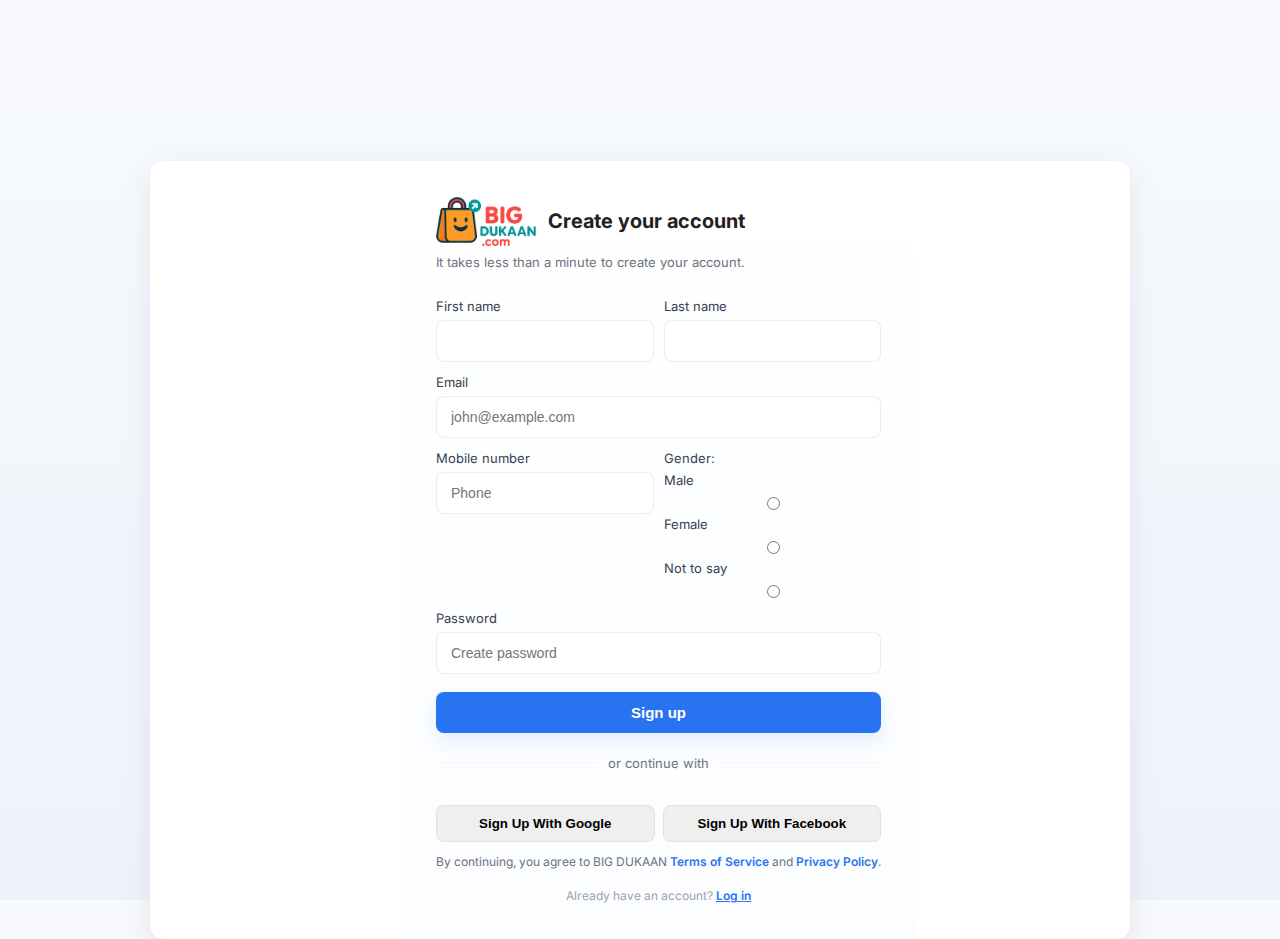
<file: sign up.html>
<!doctype html>
<html lang="en">
<head>
  <meta charset="utf-8" />
  <meta name="viewport" content="width=device-width, initial-scale=1" />
  <title>Create Your Account</title>
  <link rel="icon" href="images/mascot.png">
  <link href="https://fonts.googleapis.com/css2?family=Inter:wght@300;400;600;700&display=swap" rel="stylesheet">
  <style>
    :root{
      --blue:#2874f0; 
      --yellow:#ffcc00;
      --muted:#f1f3f6;
      --card:#ffffff;
      --text:#212121;
      --radius:10px;
    }
    *{box-sizing:border-box}
    html,body{height:100%}
    body{ 
      background-image: ('Signup.jpeg'); /* Replace 'your-image.jpg' with your image path */
      margin:0;
      font-family:Inter, system-ui, -apple-system, 'Segoe UI', Roboto, 'Helvetica Neue', Arial;
      background: linear-gradient(180deg, #f7f9fc 0%, #eef3fb 100%);
      color:var(--text);
      -webkit-font-smoothing:antialiased;
      -moz-osx-font-smoothing:grayscale;
      display:flex;
      align-items:center;
      justify-content:center;
      padding:32px;
    }

    .container{
      margin-top: 200px;
      width:980px;
      max-width:100%;
      background:var(--card);
      border-radius:14px;
      box-shadow:0 10px 30px rgba(16,24,40,0.08);
      overflow:hidden;
      display:flex;
      grid-template-columns:1fr 420px;
      padding-left:250px;
    }

    /* Left marketing column */
    .promo{
      padding:48px 48px;
      background:linear-gradient(180deg, rgba(40,116,240,0.03), rgba(255,204,0,0.02));
      display:flex;
      flex-direction:column;
      gap:18px;
      align-items:flex-start;
      justify-content:center;
    }
    .logo{
      display:flex;align-items:center;gap:12px;margin-bottom:12px;
    }
    .logo .mark{
      width:44px;height:44px;border-radius:8px;background:var(--blue);display:flex;align-items:center;justify-content:center;color:white;font-weight:700;letter-spacing:1px;font-size:18px;box-shadow:0 6px 18px rgba(40,116,240,0.18)
    }
    .headline{
      font-size:28px;font-weight:700;line-height:1.05;color:var(--text)
    }
    .sub{
      color:#4b5563;max-width:46ch;font-size:15px
    }
    .mock-phone{
      margin-top:8px;width:220px;height:420px;background:linear-gradient(180deg,#fff,#f6fbff);border-radius:14px;padding:18px;display:flex;flex-direction:column;gap:10px;align-items:center;justify-content:center;border:1px solid rgba(16,24,40,0.04)
    }
    .mock-phone .big{font-weight:700;font-size:24px;color:var(--blue)}
    .features{display:flex;gap:12px;margin-top:14px}
    .pill{background:var(--muted);padding:8px 12px;border-radius:999px;font-weight:600;font-size:13px}

    /* Right form column */
    .form-wrap{
      padding:36px 36px;background:linear-gradient(180deg, #ffffff, #fbfdff);
      display:flex;flex-direction:column;gap:10px;align-items:stretch;justify-content:center;
    }
    .form-head{display:flex;align-items:center;gap:12px;margin-bottom:8px}
    .form-head h2{margin:0;font-size:20px}
    .form-desc{color:#6b7280;font-size:13px;margin-bottom:18px}

    form{display:flex;flex-direction:column;gap:12px}
    label{font-size:13px;color:#374151}
    .input{
      display:flex;flex-direction:column;gap:6px
    }
    input[type="text"],input[type="email"],input[type="password"],input[type="tel"]{
      width:100%;padding:12px 14px;border-radius:8px;border:1px solid rgba(16,24,40,0.08);font-size:14px;background:#fff;outline:none;transition:box-shadow .12s,border-color .12s
    }
    input:focus{box-shadow:0 6px 18px rgba(40,116,240,0.08);border-color:var(--blue)}

    .row{display:flex;gap:10px}
    .half{flex:1}

    .primary-btn{
      background:var(--blue);color:white;padding:12px 14px;border-radius:8px;border:none;font-weight:700;cursor:pointer;font-size:15px;margin-top:6px;
      box-shadow:0 8px 20px rgba(40,116,240,0.12);
    }
    .secondary{background:transparent;border:1px solid rgba(16,24,40,0.06);padding:10px;border-radius:8px;cursor:pointer}

    .divider{display:flex;align-items:center;gap:10px;margin:10px 0}
    .divider span{flex:1;height:1px;background:rgba(16,24,40,0.04)}
    .small{font-size:13px;color:#6b7280;text-align:center}

    .legal{font-size:12px;color:#6b7280;line-height:1.4}
    .legal a{color:var(--blue);text-decoration:none;font-weight:600}

    .alt-login{display:flex;gap:8px;justify-content:center}
    .social{flex:1;padding:10px;border-radius:8px;border:1px solid rgba(16,24,40,0.06);text-align:center;font-weight:600}

    footer{margin-top:8px;text-align:center;color:#9ca3af;font-size:12px}

    /* Responsive */
    @media (max-width:900px){
      .container{grid-template-columns:1fr;padding:0;margin:0}
      .promo{display:none}
      .form-wrap{padding:28px}
    }
  </style>
</head>
<body>
  <div class="container">
    <div class="form-wrap">
      <div>
        <div class="form-head">
          <img style="width: 100px;" src="images/big dukaan.png"/>
          <h2>Create your account</h2>
        </div>
        <div class="form-desc">It takes less than a minute to create your account.</div>
      </div>

      <form autocomplete="off">
        <div class="row">
          <div class="input half">
            <label for="fname">First name</label>
            <input id="fname" name="fname" type="text" placeholder="" required />
          </div>
          <div class="input half">
            <label for="lname">Last name</label>
            <input id="lname" name="lname" type="text" placeholder="" />
          </div>
        </div>

        <div class="input">
          <label for="email">Email</label>
          <input id="email" name="email" type="email" placeholder="john@example.com" required />
        </div>

        <div class="row">
          <div class="input half">
            <label for="phone">Mobile number</label>
            <input id="phone" name="phone" type="tel" placeholder="Phone" />
          </div>
          <div class="input half">
            <label for="gender"> Gender: </label>
            <label for="male"> Male </label>
                <input type="radio" id="male" name="gender" value="male"/>
                <label for="female"> Female </label>
                <input type="radio" id="female" name="gender" value="female"/>
                <label for="other"> Not to say </label>
                <input type="radio" id="Other" name="gender" value="other"/>

          </div>
        </div>

        <div class="input">
          <label for="password">Password</label>
          <input id="password" name="password" type="password" placeholder="Create password" required />
        </div>

        <button type="submit" class="primary-btn">Sign up</button>

        <div class="divider"><span></span><div class="small">or continue with</div><span></span></div>
                    <div id="g_id_onload"
                 data-client_id="YOUR_GOOGLE_CLIENT_ID"
                 data-callback="handleCredentialResponse"
                 data-auto_prompt="false">
            </div>
            <div class="alt-login">
          <button class="social">Sign Up With Google</button>
          <button class="social">Sign Up With Facebook</button>
        </div>

        <div class="legal">By continuing, you agree to BIG DUKAAN <a href="#">Terms of Service</a> and <a href="#">Privacy Policy</a>.</div>
      </form>

      <footer>Already have an account? <a href="sign in.html" style="color:var(--blue);font-weight:600">Log in</a></footer>
    </div>
  </div>
</body>
</html>
</file>
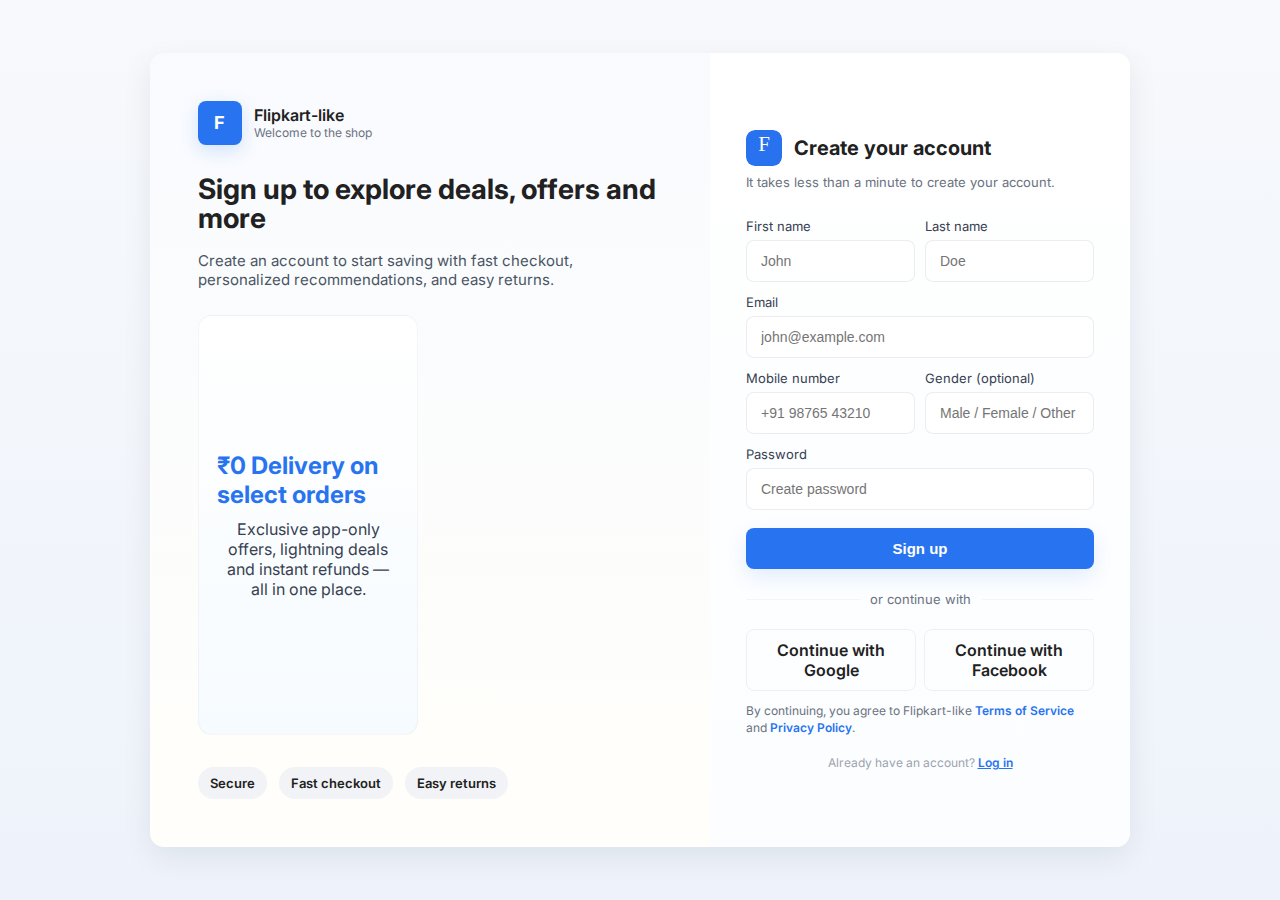
<file: signin.html>
<!doctype html>
<html lang="en">    
<head>
  <meta charset="utf-8" />
  <meta name="viewport" content="width=device-width, initial-scale=1" />
  <title>Sign up — Flipkart style (HTML + CSS)</title>
  <link href="https://fonts.googleapis.com/css2?family=Inter:wght@300;400;600;700&display=swap" rel="stylesheet">
  <style>
    :root{
      --blue:#2874f0; /* Flipkart blue */
      --yellow:#ffcc00;
      --muted:#f1f3f6;
      --card:#ffffff;
      --text:#212121;
      --radius:10px;
    }
    *{box-sizing:border-box}
    html,body{height:100%}
    body{
      margin:0;
      font-family:Inter, system-ui, -apple-system, 'Segoe UI', Roboto, 'Helvetica Neue', Arial;
      background: linear-gradient(180deg, #f7f9fc 0%, #eef3fb 100%);
      color:var(--text);
      -webkit-font-smoothing:antialiased;
      -moz-osx-font-smoothing:grayscale;
      display:flex;
      align-items:center;
      justify-content:center;
      padding:32px;
    }

    .container{
      width:980px;
      max-width:100%;
      background:var(--card);
      border-radius:14px;
      box-shadow:0 10px 30px rgba(16,24,40,0.08);
      overflow:hidden;
      display:grid;
      grid-template-columns:1fr 420px;
    }

    /* Left marketing column */
    .promo{
      padding:48px 48px;
      background:linear-gradient(180deg, rgba(40,116,240,0.03), rgba(255,204,0,0.02));
      display:flex;
      flex-direction:column;
      gap:18px;
      align-items:flex-start;
      justify-content:center;
    }
    .logo{
      display:flex;align-items:center;gap:12px;margin-bottom:12px;
    }
    .logo .mark{
      width:44px;height:44px;border-radius:8px;background:var(--blue);display:flex;align-items:center;justify-content:center;color:white;font-weight:700;letter-spacing:1px;font-size:18px;box-shadow:0 6px 18px rgba(40,116,240,0.18)
    }
    .headline{
      font-size:28px;font-weight:700;line-height:1.05;color:var(--text)
    }
    .sub{
      color:#4b5563;max-width:46ch;font-size:15px
    }
    .mock-phone{
      margin-top:8px;width:220px;height:420px;background:linear-gradient(180deg,#fff,#f6fbff);border-radius:14px;padding:18px;display:flex;flex-direction:column;gap:10px;align-items:center;justify-content:center;border:1px solid rgba(16,24,40,0.04)
    }
    .mock-phone .big{font-weight:700;font-size:24px;color:var(--blue)}
    .features{display:flex;gap:12px;margin-top:14px}
    .pill{background:var(--muted);padding:8px 12px;border-radius:999px;font-weight:600;font-size:13px}

    /* Right form column */
    .form-wrap{
      padding:36px 36px;background:linear-gradient(180deg, #ffffff, #fbfdff);
      display:flex;flex-direction:column;gap:10px;align-items:stretch;justify-content:center;
    }
    .form-head{display:flex;align-items:center;gap:12px;margin-bottom:8px}
    .form-head h2{margin:0;font-size:20px}
    .form-desc{color:#6b7280;font-size:13px;margin-bottom:18px}

    form{display:flex;flex-direction:column;gap:12px}
    label{font-size:13px;color:#374151}
    .input{
      display:flex;flex-direction:column;gap:6px
    }
    input[type="text"],input[type="email"],input[type="password"],input[type="tel"]{
      width:100%;padding:12px 14px;border-radius:8px;border:1px solid rgba(16,24,40,0.08);font-size:14px;background:#fff;outline:none;transition:box-shadow .12s,border-color .12s
    }
    input:focus{box-shadow:0 6px 18px rgba(40,116,240,0.08);border-color:var(--blue)}

    .row{display:flex;gap:10px}
    .half{flex:1}

    .primary-btn{
      background:var(--blue);color:white;padding:12px 14px;border-radius:8px;border:none;font-weight:700;cursor:pointer;font-size:15px;margin-top:6px;
      box-shadow:0 8px 20px rgba(40,116,240,0.12);
    }
    .secondary{background:transparent;border:1px solid rgba(16,24,40,0.06);padding:10px;border-radius:8px;cursor:pointer}

    .divider{display:flex;align-items:center;gap:10px;margin:10px 0}
    .divider span{flex:1;height:1px;background:rgba(16,24,40,0.04)}
    .small{font-size:13px;color:#6b7280;text-align:center}

    .legal{font-size:12px;color:#6b7280;line-height:1.4}
    .legal a{color:var(--blue);text-decoration:none;font-weight:600}

    .alt-login{display:flex;gap:8px;justify-content:center}
    .social{flex:1;padding:10px;border-radius:8px;border:1px solid rgba(16,24,40,0.06);text-align:center;font-weight:600}

    footer{margin-top:8px;text-align:center;color:#9ca3af;font-size:12px}

    /* Responsive */
    @media (max-width:900px){
      .container{grid-template-columns:1fr;padding:0;margin:0}
      .promo{display:none}
      .form-wrap{padding:28px}
    }
  </style>
</head>
<body>
  <div class="container">
    <div class="promo">
      <div class="logo">
        <div class="mark">F</div>
        <div>
          <div style="font-weight:600;">Flipkart-like</div>
          <div style="font-size:12px;color:#6b7280">Welcome to the shop</div>
        </div>
      </div>
      <div class="headline">Sign up to explore deals, offers and more</div>
      <div class="sub">Create an account to start saving with fast checkout, personalized recommendations, and easy returns.</div>

      <div class="mock-phone" aria-hidden="true">
        <div class="big">₹0 Delivery on select orders</div>
        <div style="max-width:18rem;text-align:center;color:#374151">Exclusive app-only offers, lightning deals and instant refunds — all in one place.</div>
      </div>

      <div class="features">
        <div class="pill">Secure</div>
        <div class="pill">Fast checkout</div>
        <div class="pill">Easy returns</div>
      </div>
    </div>

    <div class="form-wrap">
      <div>
        <div class="form-head">
          <img src="data:image/svg+xml;utf8,<svg xmlns='http://www.w3.org/2000/svg' width='28' height='28' viewBox='0 0 24 24'><rect width='24' height='24' rx='6' fill='%232872f0'/><text x='50%' y='58%' font-size='14' text-anchor='middle' fill='white' font-family='Inter'>F</text></svg>" alt="logo" style="width:36px;height:36px;border-radius:8px"/>
          <h2>Create your account</h2>
        </div>
        <div class="form-desc">It takes less than a minute to create your account.</div>
      </div>

      <form autocomplete="off">
        <div class="row">
          <div class="input half">
            <label for="fname">First name</label>
            <input id="fname" name="fname" type="text" placeholder="John" required />
          </div>
          <div class="input half">
            <label for="lname">Last name</label>
            <input id="lname" name="lname" type="text" placeholder="Doe" />
          </div>
        </div>

        <div class="input">
          <label for="email">Email</label>
          <input id="email" name="email" type="email" placeholder="john@example.com" required />
        </div>

        <div class="row">
          <div class="input half">
            <label for="phone">Mobile number</label>
            <input id="phone" name="phone" type="tel" placeholder="+91 98765 43210" />
          </div>
          <div class="input half">
            <label for="gender">Gender (optional)</label>
            <input id="gender" name="gender" type="text" placeholder="Male / Female / Other" />
          </div>
        </div>

        <div class="input">
          <label for="password">Password</label>
          <input id="password" name="password" type="password" placeholder="Create password" required />
        </div>

        <button type="submit" class="primary-btn">Sign up</button>

        <div class="divider"><span></span><div class="small">or continue with</div><span></span></div>

        <div class="alt-login">
          <div class="social">Continue with Google</div>
          <div class="social">Continue with Facebook</div>
        </div>

        <div class="legal">By continuing, you agree to Flipkart-like <a href="#">Terms of Service</a> and <a href="#">Privacy Policy</a>.</div>
      </form>

      <footer>Already have an account? <a href="#" style="color:var(--blue);font-weight:600">Log in</a></footer>
    </div>
  </div>
</body>
</html>
</file>
